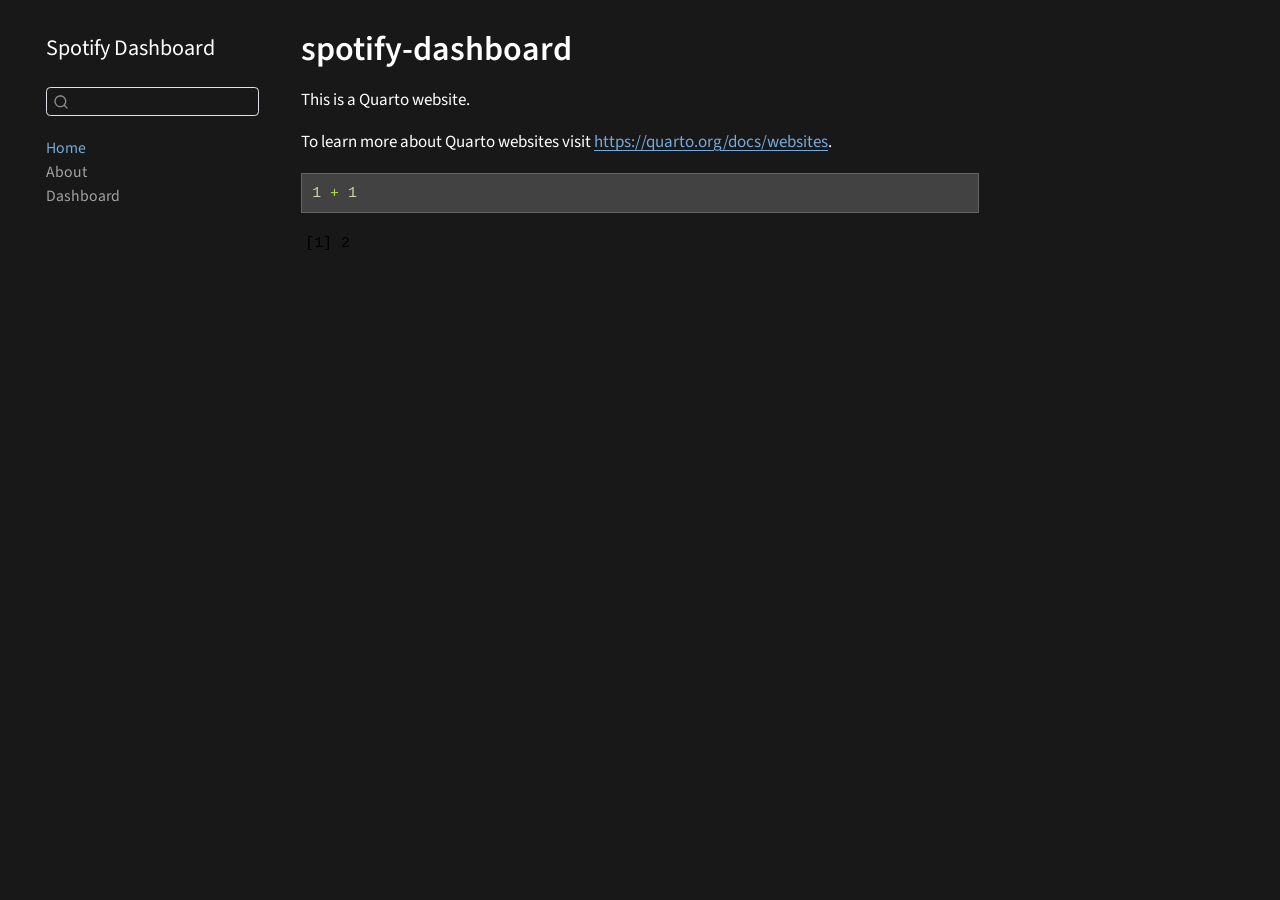
<file: index.html>
<!DOCTYPE html>
<html xmlns="http://www.w3.org/1999/xhtml" lang="en" xml:lang="en"><head>

<meta charset="utf-8">
<meta name="generator" content="quarto-1.10.19">

<meta name="viewport" content="width=device-width, initial-scale=1.0, user-scalable=yes">


<title>spotify-dashboard – Spotify Dashboard</title>
<style>
/* Default styles provided by pandoc.
** See https://pandoc.org/MANUAL.html#variables-for-html for config info.
*/
span.smallcaps{font-variant: small-caps;}
div.columns{display: flex; gap: 1.5em;}
div.column{flex: auto;}
@media screen {
div.columns{gap: min(4vw, 1.5em);}
div.column{overflow-x: auto;}
}
div.hanging-indent{margin-left: 1.5em; text-indent: -1.5em;}
ul.task-list{list-style: none;}
ul.task-list li input[type="checkbox"] {
  width: 0.8em;
  margin: 0 0.8em 0.2em -1em; /* quarto-specific, see https://github.com/quarto-dev/quarto-cli/issues/4556 */ 
  vertical-align: middle;
}
/* CSS for syntax highlighting */
html { -webkit-text-size-adjust: 100%; }
pre > code.sourceCode { white-space: pre; position: relative; }
pre > code.sourceCode > span { display: inline-block; line-height: 1.25; }
pre > code.sourceCode > span:empty { height: 1.2em; }
.sourceCode { overflow: visible; }
code.sourceCode > span { color: inherit; text-decoration: inherit; }
div.sourceCode { margin: 1em 0; }
pre.sourceCode { margin: 0; }
@media screen {
div.sourceCode { overflow: auto; }
}
@media print {
pre > code.sourceCode { white-space: pre-wrap; }
pre > code.sourceCode > span { text-indent: -5em; padding-left: 5em; }
}
pre.numberSource code
  { counter-reset: source-line 0; }
pre.numberSource code > span
  { position: relative; left: -4em; counter-increment: source-line; }
pre.numberSource code > span > a:first-child::before
  { content: counter(source-line);
    position: relative; left: -1em; text-align: right; vertical-align: baseline;
    border: none; display: inline-block;
    -webkit-touch-callout: none; -webkit-user-select: none;
    -khtml-user-select: none; -moz-user-select: none;
    -ms-user-select: none; user-select: none;
    padding: 0 4px; width: 4em;
  }
pre.numberSource { margin-left: 3em;  padding-left: 4px; }
div.sourceCode
  {   }
@media screen {
pre > code.sourceCode > span > a:first-child::before { text-decoration: underline; }
}
</style>


<script src="site_libs/quarto-nav/quarto-nav.js"></script>
<script src="site_libs/quarto-nav/headroom.min.js"></script>
<script src="site_libs/clipboard/clipboard.min.js"></script>
<script src="site_libs/quarto-search/autocomplete.umd.js"></script>
<script src="site_libs/quarto-search/fuse.min.js"></script>
<script src="site_libs/quarto-search/quarto-search.js"></script>
<meta name="quarto:offset" content="./">
<script src="site_libs/quarto-html/quarto.js" type="module"></script>
<script src="site_libs/quarto-html/tabsets/tabsets.js" type="module"></script>
<script src="site_libs/quarto-html/popper.min.js"></script>
<script src="site_libs/quarto-html/tippy.umd.min.js"></script>
<script src="site_libs/quarto-html/anchor.min.js"></script>
<link href="site_libs/quarto-html/tippy.css" rel="stylesheet">
<link href="site_libs/quarto-html/quarto-syntax-highlighting-dark-b626d73c4c936ccc3cb08be7d45d1df6.css" rel="stylesheet" id="quarto-text-highlighting-styles">
<script src="site_libs/bootstrap/bootstrap.min.js"></script>
<link href="site_libs/bootstrap/bootstrap-icons.css" rel="stylesheet">
<link href="site_libs/bootstrap/bootstrap-a4ea31b0da0a915e2522068fe1b9aea8.min.css" rel="stylesheet" append-hash="true" id="quarto-bootstrap" data-mode="dark">
<script id="quarto-search-options" type="application/json">{
  "location": "sidebar",
  "copy-button": false,
  "collapse-after": 3,
  "panel-placement": "start",
  "type": "textbox",
  "limit": 50,
  "keyboard-shortcut": [
    "f",
    "/",
    "s"
  ],
  "show-item-context": false,
  "language": {
    "search-no-results-text": "No results",
    "search-matching-documents-text": "matching documents",
    "search-copy-link-title": "Copy link to search",
    "search-hide-matches-text": "Hide additional matches",
    "search-more-match-text": "more match in this document",
    "search-more-matches-text": "more matches in this document",
    "search-clear-button-title": "Clear",
    "search-text-placeholder": "",
    "search-detached-cancel-button-title": "Cancel",
    "search-submit-button-title": "Submit",
    "search-label": "Search"
  }
}</script>


</head>

<body class="nav-sidebar floating quarto-light">

<div id="quarto-search-results"></div>
  <header id="quarto-header" class="headroom fixed-top">
  <nav class="quarto-secondary-nav">
    <div class="container-fluid d-flex">
      <button type="button" class="quarto-btn-toggle btn" data-bs-toggle="collapse" role="button" data-bs-target=".quarto-sidebar-collapse-item" aria-controls="quarto-sidebar" aria-expanded="false" aria-label="Toggle sidebar navigation" onclick="if (window.quartoToggleHeadroom) { window.quartoToggleHeadroom(); }">
        <i class="bi bi-layout-text-sidebar-reverse"></i>
      </button>
        <nav class="quarto-page-breadcrumbs" aria-label="breadcrumb"><ol class="breadcrumb"><li class="breadcrumb-item"><a href="./index.html">Home</a></li></ol></nav>
        <a class="flex-grow-1" role="navigation" data-bs-toggle="collapse" data-bs-target=".quarto-sidebar-collapse-item" aria-controls="quarto-sidebar" aria-expanded="false" aria-label="Toggle sidebar navigation" onclick="if (window.quartoToggleHeadroom) { window.quartoToggleHeadroom(); }">      
        </a>
      <button type="button" class="btn quarto-search-button" aria-label="Search" onclick="window.quartoOpenSearch();">
        <i class="bi bi-search"></i>
      </button>
    </div>
  </nav>
</header>
<!-- content -->
<div id="quarto-content" class="quarto-container page-columns page-rows-contents page-layout-article">
<!-- sidebar -->
  <nav id="quarto-sidebar" class="sidebar collapse collapse-horizontal quarto-sidebar-collapse-item sidebar-navigation floating overflow-auto">
    <div class="pt-lg-2 mt-2 text-left sidebar-header">
    <div class="sidebar-title mb-0 py-0">
      <a href="./">Spotify Dashboard</a> 
    </div>
      </div>
        <div class="mt-2 flex-shrink-0 align-items-center">
        <div class="sidebar-search">
        <div id="quarto-search" class="" title="Search"></div>
        </div>
        </div>
    <div class="sidebar-menu-container"> 
    <ul class="list-unstyled mt-1">
        <li class="sidebar-item">
  <div class="sidebar-item-container"> 
  <a href="./index.html" class="sidebar-item-text sidebar-link active">
 <span class="menu-text">Home</span></a>
  </div>
</li>
        <li class="sidebar-item">
  <div class="sidebar-item-container"> 
  <a href="./about.html" class="sidebar-item-text sidebar-link">
 <span class="menu-text">About</span></a>
  </div>
</li>
        <li class="sidebar-item">
  <div class="sidebar-item-container"> 
  <a href="./dashboard.html" class="sidebar-item-text sidebar-link">
 <span class="menu-text">Dashboard</span></a>
  </div>
</li>
    </ul>
    </div>
</nav>
<div id="quarto-sidebar-glass" class="quarto-sidebar-collapse-item" data-bs-toggle="collapse" data-bs-target=".quarto-sidebar-collapse-item"></div>
<!-- margin-sidebar -->
    <div id="quarto-margin-sidebar" class="sidebar margin-sidebar zindex-bottom">
        
    </div>
<!-- main -->
<main class="content" id="quarto-document-content">

<header id="title-block-header" class="quarto-title-block default">
<div class="quarto-title">
<h1 class="title">spotify-dashboard</h1>
</div>



<div class="quarto-title-meta">

    
  
    
  </div>
  


</header>


<p>This is a Quarto website.</p>
<p>To learn more about Quarto websites visit <a href="https://quarto.org/docs/websites" class="uri">https://quarto.org/docs/websites</a>.</p>
<div class="cell">
<div class="code-copy-outer-scaffold"><div class="sourceCode cell-code" id="cb1"><pre class="sourceCode r code-with-copy"><code class="sourceCode r"><span id="cb1-1"><a href="#cb1-1" aria-hidden="true" tabindex="-1"></a><span class="dv">1</span> <span class="sc">+</span> <span class="dv">1</span></span></code></pre></div><button title="Copy to Clipboard" class="code-copy-button"><i class="bi"></i></button></div>
<div class="cell-output cell-output-stdout">
<pre><code>[1] 2</code></pre>
</div>
</div>



</main> <!-- /main -->
<script id="quarto-html-after-body" type="application/javascript">
  window.document.addEventListener("DOMContentLoaded", function (event) {
    const icon = "";
    const anchorJS = new window.AnchorJS();
    anchorJS.options = {
      placement: 'right',
      icon: icon
    };
    anchorJS.add('.anchored');
    const isCodeAnnotation = (el) => {
      for (const clz of el.classList) {
        if (clz.startsWith('code-annotation-')) {                     
          return true;
        }
      }
      return false;
    }
    const onCopySuccess = function(e) {
      // button target
      const button = e.trigger;
      // don't keep focus
      button.blur();
      // flash "checked"
      button.classList.add('code-copy-button-checked');
      var currentTitle = button.getAttribute("title");
      button.setAttribute("title", "Copied!");
      let tooltip;
      if (window.bootstrap) {
        button.setAttribute("data-bs-toggle", "tooltip");
        button.setAttribute("data-bs-placement", "left");
        button.setAttribute("data-bs-title", "Copied!");
        tooltip = new bootstrap.Tooltip(button, 
          { trigger: "manual", 
            customClass: "code-copy-button-tooltip",
            offset: [0, -8]});
        tooltip.show();    
      }
      setTimeout(function() {
        if (tooltip) {
          tooltip.hide();
          button.removeAttribute("data-bs-title");
          button.removeAttribute("data-bs-toggle");
          button.removeAttribute("data-bs-placement");
        }
        button.setAttribute("title", currentTitle);
        button.classList.remove('code-copy-button-checked');
      }, 1000);
      // clear code selection
      e.clearSelection();
    }
    const getTextToCopy = function(trigger) {
      const outerScaffold = trigger.parentElement.cloneNode(true);
      const codeEl = outerScaffold.querySelector('code');
      for (const childEl of codeEl.children) {
        if (isCodeAnnotation(childEl)) {
          childEl.remove();
        }
      }
      return codeEl.innerText;
    }
    const clipboard = new window.ClipboardJS('.code-copy-button:not([data-in-quarto-modal])', {
      text: getTextToCopy
    });
    clipboard.on('success', onCopySuccess);
    if (window.document.getElementById('quarto-embedded-source-code-modal')) {
      const clipboardModal = new window.ClipboardJS('.code-copy-button[data-in-quarto-modal]', {
        text: getTextToCopy,
        container: window.document.getElementById('quarto-embedded-source-code-modal')
      });
      clipboardModal.on('success', onCopySuccess);
    }
      var localhostRegex = new RegExp(/^(?:http|https):\/\/localhost\:?[0-9]*\//);
      var mailtoRegex = new RegExp(/^mailto:/);
        var filterRegex = new RegExp("https:\/\/DanielBraddock\.github\.io\/spotify-dashboard\/");
      var isInternal = (href) => {
          return filterRegex.test(href) || localhostRegex.test(href) || mailtoRegex.test(href);
      }
      // Inspect non-navigation links and adorn them if external
     var links = window.document.querySelectorAll('a[href]:not(.nav-link):not(.navbar-brand):not(.toc-action):not(.sidebar-link):not(.sidebar-item-toggle):not(.pagination-link):not(.no-external):not([aria-hidden]):not(.dropdown-item):not(.quarto-navigation-tool):not(.about-link)');
      for (var i=0; i<links.length; i++) {
        const link = links[i];
        if (!isInternal(link.href)) {
          // undo the damage that might have been done by quarto-nav.js in the case of
          // links that we want to consider external
          if (link.dataset.originalHref !== undefined) {
            link.href = link.dataset.originalHref;
          }
        }
      }
    function tippyHover(el, contentFn, onTriggerFn, onUntriggerFn) {
      const config = {
        allowHTML: true,
        maxWidth: 500,
        delay: 100,
        arrow: false,
        appendTo: function(el) {
            return el.parentElement;
        },
        interactive: true,
        interactiveBorder: 10,
        theme: 'quarto',
        placement: 'bottom-start',
      };
      if (contentFn) {
        config.content = contentFn;
      }
      if (onTriggerFn) {
        config.onTrigger = onTriggerFn;
      }
      if (onUntriggerFn) {
        config.onUntrigger = onUntriggerFn;
      }
      window.tippy(el, config); 
    }
    const noterefs = window.document.querySelectorAll('a[role="doc-noteref"]');
    for (var i=0; i<noterefs.length; i++) {
      const ref = noterefs[i];
      tippyHover(ref, function() {
        // use id or data attribute instead here
        let href = ref.getAttribute('data-footnote-href') || ref.getAttribute('href');
        try { href = new URL(href).hash; } catch {}
        const id = href.replace(/^#\/?/, "");
        const note = window.document.getElementById(id);
        if (note) {
          return note.innerHTML;
        } else {
          return "";
        }
      });
    }
    const xrefs = window.document.querySelectorAll('a.quarto-xref');
    const processXRef = (id, note) => {
      // Strip column container classes
      const stripColumnClz = (el) => {
        el.classList.remove("page-full", "page-columns");
        if (el.children) {
          for (const child of el.children) {
            stripColumnClz(child);
          }
        }
      }
      stripColumnClz(note)
      if (id === null || id.startsWith('sec-')) {
        // Special case sections, only their first couple elements
        const container = document.createElement("div");
        if (note.children && note.children.length > 2) {
          container.appendChild(note.children[0].cloneNode(true));
          for (let i = 1; i < note.children.length; i++) {
            const child = note.children[i];
            if (child.tagName === "P" && child.innerText === "") {
              continue;
            } else {
              container.appendChild(child.cloneNode(true));
              break;
            }
          }
          if (window.Quarto?.typesetMath) {
            window.Quarto.typesetMath(container);
          }
          return container.innerHTML
        } else {
          if (window.Quarto?.typesetMath) {
            window.Quarto.typesetMath(note);
          }
          return note.innerHTML;
        }
      } else {
        // Remove any anchor links if they are present
        const anchorLink = note.querySelector('a.anchorjs-link');
        if (anchorLink) {
          anchorLink.remove();
        }
        if (window.Quarto?.typesetMath) {
          window.Quarto.typesetMath(note);
        }
        if (note.classList.contains("callout")) {
          return note.outerHTML;
        } else {
          return note.innerHTML;
        }
      }
    }
    for (var i=0; i<xrefs.length; i++) {
      const xref = xrefs[i];
      tippyHover(xref, undefined, function(instance) {
        instance.disable();
        let url = xref.getAttribute('href');
        let hash = undefined; 
        if (url.startsWith('#')) {
          hash = url;
        } else {
          try { hash = new URL(url).hash; } catch {}
        }
        if (hash) {
          const id = hash.replace(/^#\/?/, "");
          const note = window.document.getElementById(id);
          if (note !== null) {
            try {
              const html = processXRef(id, note.cloneNode(true));
              instance.setContent(html);
            } finally {
              instance.enable();
              instance.show();
            }
          } else {
            // See if we can fetch this
            fetch(url.split('#')[0])
            .then(res => res.text())
            .then(html => {
              const parser = new DOMParser();
              const htmlDoc = parser.parseFromString(html, "text/html");
              const note = htmlDoc.getElementById(id);
              if (note !== null) {
                const html = processXRef(id, note);
                instance.setContent(html);
              } 
            }).finally(() => {
              instance.enable();
              instance.show();
            });
          }
        } else {
          // See if we can fetch a full url (with no hash to target)
          // This is a special case and we should probably do some content thinning / targeting
          fetch(url)
          .then(res => res.text())
          .then(html => {
            const parser = new DOMParser();
            const htmlDoc = parser.parseFromString(html, "text/html");
            const note = htmlDoc.querySelector('main.content');
            if (note !== null) {
              // This should only happen for chapter cross references
              // (since there is no id in the URL)
              // remove the first header
              if (note.children.length > 0 && note.children[0].tagName === "HEADER") {
                note.children[0].remove();
              }
              const html = processXRef(null, note);
              instance.setContent(html);
            } 
          }).finally(() => {
            instance.enable();
            instance.show();
          });
        }
      }, function(instance) {
      });
    }
        let selectedAnnoteEl;
        const selectorForAnnotation = ( cell, annotation) => {
          let cellAttr = 'data-code-cell="' + cell + '"';
          let lineAttr = 'data-code-annotation="' +  annotation + '"';
          const selector = 'span[' + cellAttr + '][' + lineAttr + ']';
          return selector;
        }
        const selectCodeLines = (annoteEl) => {
          const doc = window.document;
          const targetCell = annoteEl.getAttribute("data-target-cell");
          const targetAnnotation = annoteEl.getAttribute("data-target-annotation");
          const annoteSpan = window.document.querySelector(selectorForAnnotation(targetCell, targetAnnotation));
          const lines = annoteSpan.getAttribute("data-code-lines").split(",");
          const lineIds = lines.map((line) => {
            return targetCell + "-" + line;
          })
          let top = null;
          let height = null;
          let parent = null;
          if (lineIds.length > 0) {
              //compute the position of the single el (top and bottom and make a div)
              const el = window.document.getElementById(lineIds[0]);
              top = el.offsetTop;
              height = el.offsetHeight;
              parent = el.parentElement.parentElement;
            if (lineIds.length > 1) {
              const lastEl = window.document.getElementById(lineIds[lineIds.length - 1]);
              const bottom = lastEl.offsetTop + lastEl.offsetHeight;
              height = bottom - top;
            }
            if (top !== null && height !== null && parent !== null) {
              // cook up a div (if necessary) and position it 
              let div = window.document.getElementById("code-annotation-line-highlight");
              if (div === null) {
                div = window.document.createElement("div");
                div.setAttribute("id", "code-annotation-line-highlight");
                div.style.position = 'absolute';
                parent.appendChild(div);
              }
              div.style.top = top - 2 + "px";
              div.style.height = height + 4 + "px";
              div.style.left = 0;
              let gutterDiv = window.document.getElementById("code-annotation-line-highlight-gutter");
              if (gutterDiv === null) {
                gutterDiv = window.document.createElement("div");
                gutterDiv.setAttribute("id", "code-annotation-line-highlight-gutter");
                gutterDiv.style.position = 'absolute';
                const codeCell = window.document.getElementById(targetCell);
                const gutter = codeCell.querySelector('.code-annotation-gutter');
                gutter.appendChild(gutterDiv);
              }
              gutterDiv.style.top = top - 2 + "px";
              gutterDiv.style.height = height + 4 + "px";
            }
            selectedAnnoteEl = annoteEl;
          }
        };
        const unselectCodeLines = () => {
          const elementsIds = ["code-annotation-line-highlight", "code-annotation-line-highlight-gutter"];
          elementsIds.forEach((elId) => {
            const div = window.document.getElementById(elId);
            if (div) {
              div.remove();
            }
          });
          selectedAnnoteEl = undefined;
        };
          // Handle positioning of the toggle
      window.addEventListener(
        "resize",
        throttle(() => {
          elRect = undefined;
          if (selectedAnnoteEl) {
            selectCodeLines(selectedAnnoteEl);
          }
        }, 10)
      );
      function throttle(fn, ms) {
      let throttle = false;
      let timer;
        return (...args) => {
          if(!throttle) { // first call gets through
              fn.apply(this, args);
              throttle = true;
          } else { // all the others get throttled
              if(timer) clearTimeout(timer); // cancel #2
              timer = setTimeout(() => {
                fn.apply(this, args);
                timer = throttle = false;
              }, ms);
          }
        };
      }
        // Attach click handler to the DT
        const annoteDls = window.document.querySelectorAll('dt[data-target-cell]');
        for (const annoteDlNode of annoteDls) {
          annoteDlNode.addEventListener('click', (event) => {
            const clickedEl = event.target;
            if (clickedEl !== selectedAnnoteEl) {
              unselectCodeLines();
              const activeEl = window.document.querySelector('dt[data-target-cell].code-annotation-active');
              if (activeEl) {
                activeEl.classList.remove('code-annotation-active');
              }
              selectCodeLines(clickedEl);
              clickedEl.classList.add('code-annotation-active');
            } else {
              // Unselect the line
              unselectCodeLines();
              clickedEl.classList.remove('code-annotation-active');
            }
          });
        }
    const findCites = (el) => {
      const parentEl = el.parentElement;
      if (parentEl) {
        const cites = parentEl.dataset.cites;
        if (cites) {
          return {
            el,
            cites: cites.split(' ')
          };
        } else {
          return findCites(el.parentElement)
        }
      } else {
        return undefined;
      }
    };
    var bibliorefs = window.document.querySelectorAll('a[role="doc-biblioref"]');
    for (var i=0; i<bibliorefs.length; i++) {
      const ref = bibliorefs[i];
      const citeInfo = findCites(ref);
      if (citeInfo) {
        tippyHover(citeInfo.el, function() {
          var popup = window.document.createElement('div');
          citeInfo.cites.forEach(function(cite) {
            var citeDiv = window.document.createElement('div');
            citeDiv.classList.add('hanging-indent');
            citeDiv.classList.add('csl-entry');
            var biblioDiv = window.document.getElementById('ref-' + cite);
            if (biblioDiv) {
              citeDiv.innerHTML = biblioDiv.innerHTML;
            }
            popup.appendChild(citeDiv);
          });
          return popup.innerHTML;
        });
      }
    }
  });
  </script>
</div> <!-- /content -->




</body></html>
</file>
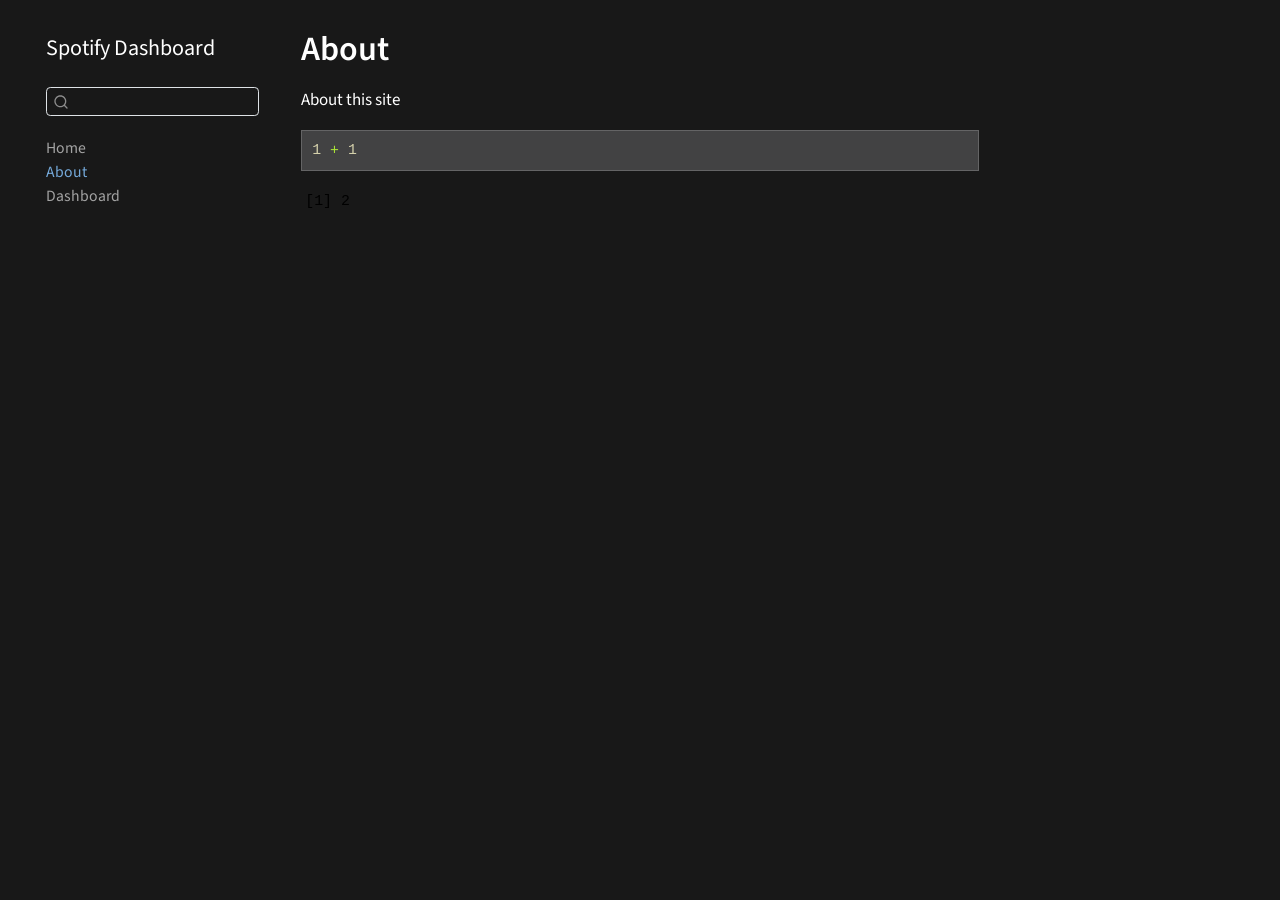
<file: about.html>
<!DOCTYPE html>
<html xmlns="http://www.w3.org/1999/xhtml" lang="en" xml:lang="en"><head>

<meta charset="utf-8">
<meta name="generator" content="quarto-1.10.19">

<meta name="viewport" content="width=device-width, initial-scale=1.0, user-scalable=yes">


<title>About – Spotify Dashboard</title>
<style>
/* Default styles provided by pandoc.
** See https://pandoc.org/MANUAL.html#variables-for-html for config info.
*/
span.smallcaps{font-variant: small-caps;}
div.columns{display: flex; gap: 1.5em;}
div.column{flex: auto;}
@media screen {
div.columns{gap: min(4vw, 1.5em);}
div.column{overflow-x: auto;}
}
div.hanging-indent{margin-left: 1.5em; text-indent: -1.5em;}
ul.task-list{list-style: none;}
ul.task-list li input[type="checkbox"] {
  width: 0.8em;
  margin: 0 0.8em 0.2em -1em; /* quarto-specific, see https://github.com/quarto-dev/quarto-cli/issues/4556 */ 
  vertical-align: middle;
}
/* CSS for syntax highlighting */
html { -webkit-text-size-adjust: 100%; }
pre > code.sourceCode { white-space: pre; position: relative; }
pre > code.sourceCode > span { display: inline-block; line-height: 1.25; }
pre > code.sourceCode > span:empty { height: 1.2em; }
.sourceCode { overflow: visible; }
code.sourceCode > span { color: inherit; text-decoration: inherit; }
div.sourceCode { margin: 1em 0; }
pre.sourceCode { margin: 0; }
@media screen {
div.sourceCode { overflow: auto; }
}
@media print {
pre > code.sourceCode { white-space: pre-wrap; }
pre > code.sourceCode > span { text-indent: -5em; padding-left: 5em; }
}
pre.numberSource code
  { counter-reset: source-line 0; }
pre.numberSource code > span
  { position: relative; left: -4em; counter-increment: source-line; }
pre.numberSource code > span > a:first-child::before
  { content: counter(source-line);
    position: relative; left: -1em; text-align: right; vertical-align: baseline;
    border: none; display: inline-block;
    -webkit-touch-callout: none; -webkit-user-select: none;
    -khtml-user-select: none; -moz-user-select: none;
    -ms-user-select: none; user-select: none;
    padding: 0 4px; width: 4em;
  }
pre.numberSource { margin-left: 3em;  padding-left: 4px; }
div.sourceCode
  {   }
@media screen {
pre > code.sourceCode > span > a:first-child::before { text-decoration: underline; }
}
</style>


<script src="site_libs/quarto-nav/quarto-nav.js"></script>
<script src="site_libs/quarto-nav/headroom.min.js"></script>
<script src="site_libs/clipboard/clipboard.min.js"></script>
<script src="site_libs/quarto-search/autocomplete.umd.js"></script>
<script src="site_libs/quarto-search/fuse.min.js"></script>
<script src="site_libs/quarto-search/quarto-search.js"></script>
<meta name="quarto:offset" content="./">
<script src="site_libs/quarto-html/quarto.js" type="module"></script>
<script src="site_libs/quarto-html/tabsets/tabsets.js" type="module"></script>
<script src="site_libs/quarto-html/popper.min.js"></script>
<script src="site_libs/quarto-html/tippy.umd.min.js"></script>
<script src="site_libs/quarto-html/anchor.min.js"></script>
<link href="site_libs/quarto-html/tippy.css" rel="stylesheet">
<link href="site_libs/quarto-html/quarto-syntax-highlighting-dark-b626d73c4c936ccc3cb08be7d45d1df6.css" rel="stylesheet" id="quarto-text-highlighting-styles">
<script src="site_libs/bootstrap/bootstrap.min.js"></script>
<link href="site_libs/bootstrap/bootstrap-icons.css" rel="stylesheet">
<link href="site_libs/bootstrap/bootstrap-a4ea31b0da0a915e2522068fe1b9aea8.min.css" rel="stylesheet" append-hash="true" id="quarto-bootstrap" data-mode="dark">
<script id="quarto-search-options" type="application/json">{
  "location": "sidebar",
  "copy-button": false,
  "collapse-after": 3,
  "panel-placement": "start",
  "type": "textbox",
  "limit": 50,
  "keyboard-shortcut": [
    "f",
    "/",
    "s"
  ],
  "show-item-context": false,
  "language": {
    "search-no-results-text": "No results",
    "search-matching-documents-text": "matching documents",
    "search-copy-link-title": "Copy link to search",
    "search-hide-matches-text": "Hide additional matches",
    "search-more-match-text": "more match in this document",
    "search-more-matches-text": "more matches in this document",
    "search-clear-button-title": "Clear",
    "search-text-placeholder": "",
    "search-detached-cancel-button-title": "Cancel",
    "search-submit-button-title": "Submit",
    "search-label": "Search"
  }
}</script>


</head>

<body class="nav-sidebar floating quarto-light">

<div id="quarto-search-results"></div>
  <header id="quarto-header" class="headroom fixed-top">
  <nav class="quarto-secondary-nav">
    <div class="container-fluid d-flex">
      <button type="button" class="quarto-btn-toggle btn" data-bs-toggle="collapse" role="button" data-bs-target=".quarto-sidebar-collapse-item" aria-controls="quarto-sidebar" aria-expanded="false" aria-label="Toggle sidebar navigation" onclick="if (window.quartoToggleHeadroom) { window.quartoToggleHeadroom(); }">
        <i class="bi bi-layout-text-sidebar-reverse"></i>
      </button>
        <nav class="quarto-page-breadcrumbs" aria-label="breadcrumb"><ol class="breadcrumb"><li class="breadcrumb-item"><a href="./about.html">About</a></li></ol></nav>
        <a class="flex-grow-1" role="navigation" data-bs-toggle="collapse" data-bs-target=".quarto-sidebar-collapse-item" aria-controls="quarto-sidebar" aria-expanded="false" aria-label="Toggle sidebar navigation" onclick="if (window.quartoToggleHeadroom) { window.quartoToggleHeadroom(); }">      
        </a>
      <button type="button" class="btn quarto-search-button" aria-label="Search" onclick="window.quartoOpenSearch();">
        <i class="bi bi-search"></i>
      </button>
    </div>
  </nav>
</header>
<!-- content -->
<div id="quarto-content" class="quarto-container page-columns page-rows-contents page-layout-article">
<!-- sidebar -->
  <nav id="quarto-sidebar" class="sidebar collapse collapse-horizontal quarto-sidebar-collapse-item sidebar-navigation floating overflow-auto">
    <div class="pt-lg-2 mt-2 text-left sidebar-header">
    <div class="sidebar-title mb-0 py-0">
      <a href="./">Spotify Dashboard</a> 
    </div>
      </div>
        <div class="mt-2 flex-shrink-0 align-items-center">
        <div class="sidebar-search">
        <div id="quarto-search" class="" title="Search"></div>
        </div>
        </div>
    <div class="sidebar-menu-container"> 
    <ul class="list-unstyled mt-1">
        <li class="sidebar-item">
  <div class="sidebar-item-container"> 
  <a href="./index.html" class="sidebar-item-text sidebar-link">
 <span class="menu-text">Home</span></a>
  </div>
</li>
        <li class="sidebar-item">
  <div class="sidebar-item-container"> 
  <a href="./about.html" class="sidebar-item-text sidebar-link active">
 <span class="menu-text">About</span></a>
  </div>
</li>
        <li class="sidebar-item">
  <div class="sidebar-item-container"> 
  <a href="./dashboard.html" class="sidebar-item-text sidebar-link">
 <span class="menu-text">Dashboard</span></a>
  </div>
</li>
    </ul>
    </div>
</nav>
<div id="quarto-sidebar-glass" class="quarto-sidebar-collapse-item" data-bs-toggle="collapse" data-bs-target=".quarto-sidebar-collapse-item"></div>
<!-- margin-sidebar -->
    <div id="quarto-margin-sidebar" class="sidebar margin-sidebar zindex-bottom">
        
    </div>
<!-- main -->
<main class="content" id="quarto-document-content">

<header id="title-block-header" class="quarto-title-block default">
<div class="quarto-title">
<h1 class="title">About</h1>
</div>



<div class="quarto-title-meta">

    
  
    
  </div>
  


</header>


<p>About this site</p>
<div class="cell">
<div class="code-copy-outer-scaffold"><div class="sourceCode cell-code" id="cb1"><pre class="sourceCode r code-with-copy"><code class="sourceCode r"><span id="cb1-1"><a href="#cb1-1" aria-hidden="true" tabindex="-1"></a><span class="dv">1</span> <span class="sc">+</span> <span class="dv">1</span></span></code></pre></div><button title="Copy to Clipboard" class="code-copy-button"><i class="bi"></i></button></div>
<div class="cell-output cell-output-stdout">
<pre><code>[1] 2</code></pre>
</div>
</div>



</main> <!-- /main -->
<script id="quarto-html-after-body" type="application/javascript">
  window.document.addEventListener("DOMContentLoaded", function (event) {
    const icon = "";
    const anchorJS = new window.AnchorJS();
    anchorJS.options = {
      placement: 'right',
      icon: icon
    };
    anchorJS.add('.anchored');
    const isCodeAnnotation = (el) => {
      for (const clz of el.classList) {
        if (clz.startsWith('code-annotation-')) {                     
          return true;
        }
      }
      return false;
    }
    const onCopySuccess = function(e) {
      // button target
      const button = e.trigger;
      // don't keep focus
      button.blur();
      // flash "checked"
      button.classList.add('code-copy-button-checked');
      var currentTitle = button.getAttribute("title");
      button.setAttribute("title", "Copied!");
      let tooltip;
      if (window.bootstrap) {
        button.setAttribute("data-bs-toggle", "tooltip");
        button.setAttribute("data-bs-placement", "left");
        button.setAttribute("data-bs-title", "Copied!");
        tooltip = new bootstrap.Tooltip(button, 
          { trigger: "manual", 
            customClass: "code-copy-button-tooltip",
            offset: [0, -8]});
        tooltip.show();    
      }
      setTimeout(function() {
        if (tooltip) {
          tooltip.hide();
          button.removeAttribute("data-bs-title");
          button.removeAttribute("data-bs-toggle");
          button.removeAttribute("data-bs-placement");
        }
        button.setAttribute("title", currentTitle);
        button.classList.remove('code-copy-button-checked');
      }, 1000);
      // clear code selection
      e.clearSelection();
    }
    const getTextToCopy = function(trigger) {
      const outerScaffold = trigger.parentElement.cloneNode(true);
      const codeEl = outerScaffold.querySelector('code');
      for (const childEl of codeEl.children) {
        if (isCodeAnnotation(childEl)) {
          childEl.remove();
        }
      }
      return codeEl.innerText;
    }
    const clipboard = new window.ClipboardJS('.code-copy-button:not([data-in-quarto-modal])', {
      text: getTextToCopy
    });
    clipboard.on('success', onCopySuccess);
    if (window.document.getElementById('quarto-embedded-source-code-modal')) {
      const clipboardModal = new window.ClipboardJS('.code-copy-button[data-in-quarto-modal]', {
        text: getTextToCopy,
        container: window.document.getElementById('quarto-embedded-source-code-modal')
      });
      clipboardModal.on('success', onCopySuccess);
    }
      var localhostRegex = new RegExp(/^(?:http|https):\/\/localhost\:?[0-9]*\//);
      var mailtoRegex = new RegExp(/^mailto:/);
        var filterRegex = new RegExp("https:\/\/DanielBraddock\.github\.io\/spotify-dashboard\/");
      var isInternal = (href) => {
          return filterRegex.test(href) || localhostRegex.test(href) || mailtoRegex.test(href);
      }
      // Inspect non-navigation links and adorn them if external
     var links = window.document.querySelectorAll('a[href]:not(.nav-link):not(.navbar-brand):not(.toc-action):not(.sidebar-link):not(.sidebar-item-toggle):not(.pagination-link):not(.no-external):not([aria-hidden]):not(.dropdown-item):not(.quarto-navigation-tool):not(.about-link)');
      for (var i=0; i<links.length; i++) {
        const link = links[i];
        if (!isInternal(link.href)) {
          // undo the damage that might have been done by quarto-nav.js in the case of
          // links that we want to consider external
          if (link.dataset.originalHref !== undefined) {
            link.href = link.dataset.originalHref;
          }
        }
      }
    function tippyHover(el, contentFn, onTriggerFn, onUntriggerFn) {
      const config = {
        allowHTML: true,
        maxWidth: 500,
        delay: 100,
        arrow: false,
        appendTo: function(el) {
            return el.parentElement;
        },
        interactive: true,
        interactiveBorder: 10,
        theme: 'quarto',
        placement: 'bottom-start',
      };
      if (contentFn) {
        config.content = contentFn;
      }
      if (onTriggerFn) {
        config.onTrigger = onTriggerFn;
      }
      if (onUntriggerFn) {
        config.onUntrigger = onUntriggerFn;
      }
      window.tippy(el, config); 
    }
    const noterefs = window.document.querySelectorAll('a[role="doc-noteref"]');
    for (var i=0; i<noterefs.length; i++) {
      const ref = noterefs[i];
      tippyHover(ref, function() {
        // use id or data attribute instead here
        let href = ref.getAttribute('data-footnote-href') || ref.getAttribute('href');
        try { href = new URL(href).hash; } catch {}
        const id = href.replace(/^#\/?/, "");
        const note = window.document.getElementById(id);
        if (note) {
          return note.innerHTML;
        } else {
          return "";
        }
      });
    }
    const xrefs = window.document.querySelectorAll('a.quarto-xref');
    const processXRef = (id, note) => {
      // Strip column container classes
      const stripColumnClz = (el) => {
        el.classList.remove("page-full", "page-columns");
        if (el.children) {
          for (const child of el.children) {
            stripColumnClz(child);
          }
        }
      }
      stripColumnClz(note)
      if (id === null || id.startsWith('sec-')) {
        // Special case sections, only their first couple elements
        const container = document.createElement("div");
        if (note.children && note.children.length > 2) {
          container.appendChild(note.children[0].cloneNode(true));
          for (let i = 1; i < note.children.length; i++) {
            const child = note.children[i];
            if (child.tagName === "P" && child.innerText === "") {
              continue;
            } else {
              container.appendChild(child.cloneNode(true));
              break;
            }
          }
          if (window.Quarto?.typesetMath) {
            window.Quarto.typesetMath(container);
          }
          return container.innerHTML
        } else {
          if (window.Quarto?.typesetMath) {
            window.Quarto.typesetMath(note);
          }
          return note.innerHTML;
        }
      } else {
        // Remove any anchor links if they are present
        const anchorLink = note.querySelector('a.anchorjs-link');
        if (anchorLink) {
          anchorLink.remove();
        }
        if (window.Quarto?.typesetMath) {
          window.Quarto.typesetMath(note);
        }
        if (note.classList.contains("callout")) {
          return note.outerHTML;
        } else {
          return note.innerHTML;
        }
      }
    }
    for (var i=0; i<xrefs.length; i++) {
      const xref = xrefs[i];
      tippyHover(xref, undefined, function(instance) {
        instance.disable();
        let url = xref.getAttribute('href');
        let hash = undefined; 
        if (url.startsWith('#')) {
          hash = url;
        } else {
          try { hash = new URL(url).hash; } catch {}
        }
        if (hash) {
          const id = hash.replace(/^#\/?/, "");
          const note = window.document.getElementById(id);
          if (note !== null) {
            try {
              const html = processXRef(id, note.cloneNode(true));
              instance.setContent(html);
            } finally {
              instance.enable();
              instance.show();
            }
          } else {
            // See if we can fetch this
            fetch(url.split('#')[0])
            .then(res => res.text())
            .then(html => {
              const parser = new DOMParser();
              const htmlDoc = parser.parseFromString(html, "text/html");
              const note = htmlDoc.getElementById(id);
              if (note !== null) {
                const html = processXRef(id, note);
                instance.setContent(html);
              } 
            }).finally(() => {
              instance.enable();
              instance.show();
            });
          }
        } else {
          // See if we can fetch a full url (with no hash to target)
          // This is a special case and we should probably do some content thinning / targeting
          fetch(url)
          .then(res => res.text())
          .then(html => {
            const parser = new DOMParser();
            const htmlDoc = parser.parseFromString(html, "text/html");
            const note = htmlDoc.querySelector('main.content');
            if (note !== null) {
              // This should only happen for chapter cross references
              // (since there is no id in the URL)
              // remove the first header
              if (note.children.length > 0 && note.children[0].tagName === "HEADER") {
                note.children[0].remove();
              }
              const html = processXRef(null, note);
              instance.setContent(html);
            } 
          }).finally(() => {
            instance.enable();
            instance.show();
          });
        }
      }, function(instance) {
      });
    }
        let selectedAnnoteEl;
        const selectorForAnnotation = ( cell, annotation) => {
          let cellAttr = 'data-code-cell="' + cell + '"';
          let lineAttr = 'data-code-annotation="' +  annotation + '"';
          const selector = 'span[' + cellAttr + '][' + lineAttr + ']';
          return selector;
        }
        const selectCodeLines = (annoteEl) => {
          const doc = window.document;
          const targetCell = annoteEl.getAttribute("data-target-cell");
          const targetAnnotation = annoteEl.getAttribute("data-target-annotation");
          const annoteSpan = window.document.querySelector(selectorForAnnotation(targetCell, targetAnnotation));
          const lines = annoteSpan.getAttribute("data-code-lines").split(",");
          const lineIds = lines.map((line) => {
            return targetCell + "-" + line;
          })
          let top = null;
          let height = null;
          let parent = null;
          if (lineIds.length > 0) {
              //compute the position of the single el (top and bottom and make a div)
              const el = window.document.getElementById(lineIds[0]);
              top = el.offsetTop;
              height = el.offsetHeight;
              parent = el.parentElement.parentElement;
            if (lineIds.length > 1) {
              const lastEl = window.document.getElementById(lineIds[lineIds.length - 1]);
              const bottom = lastEl.offsetTop + lastEl.offsetHeight;
              height = bottom - top;
            }
            if (top !== null && height !== null && parent !== null) {
              // cook up a div (if necessary) and position it 
              let div = window.document.getElementById("code-annotation-line-highlight");
              if (div === null) {
                div = window.document.createElement("div");
                div.setAttribute("id", "code-annotation-line-highlight");
                div.style.position = 'absolute';
                parent.appendChild(div);
              }
              div.style.top = top - 2 + "px";
              div.style.height = height + 4 + "px";
              div.style.left = 0;
              let gutterDiv = window.document.getElementById("code-annotation-line-highlight-gutter");
              if (gutterDiv === null) {
                gutterDiv = window.document.createElement("div");
                gutterDiv.setAttribute("id", "code-annotation-line-highlight-gutter");
                gutterDiv.style.position = 'absolute';
                const codeCell = window.document.getElementById(targetCell);
                const gutter = codeCell.querySelector('.code-annotation-gutter');
                gutter.appendChild(gutterDiv);
              }
              gutterDiv.style.top = top - 2 + "px";
              gutterDiv.style.height = height + 4 + "px";
            }
            selectedAnnoteEl = annoteEl;
          }
        };
        const unselectCodeLines = () => {
          const elementsIds = ["code-annotation-line-highlight", "code-annotation-line-highlight-gutter"];
          elementsIds.forEach((elId) => {
            const div = window.document.getElementById(elId);
            if (div) {
              div.remove();
            }
          });
          selectedAnnoteEl = undefined;
        };
          // Handle positioning of the toggle
      window.addEventListener(
        "resize",
        throttle(() => {
          elRect = undefined;
          if (selectedAnnoteEl) {
            selectCodeLines(selectedAnnoteEl);
          }
        }, 10)
      );
      function throttle(fn, ms) {
      let throttle = false;
      let timer;
        return (...args) => {
          if(!throttle) { // first call gets through
              fn.apply(this, args);
              throttle = true;
          } else { // all the others get throttled
              if(timer) clearTimeout(timer); // cancel #2
              timer = setTimeout(() => {
                fn.apply(this, args);
                timer = throttle = false;
              }, ms);
          }
        };
      }
        // Attach click handler to the DT
        const annoteDls = window.document.querySelectorAll('dt[data-target-cell]');
        for (const annoteDlNode of annoteDls) {
          annoteDlNode.addEventListener('click', (event) => {
            const clickedEl = event.target;
            if (clickedEl !== selectedAnnoteEl) {
              unselectCodeLines();
              const activeEl = window.document.querySelector('dt[data-target-cell].code-annotation-active');
              if (activeEl) {
                activeEl.classList.remove('code-annotation-active');
              }
              selectCodeLines(clickedEl);
              clickedEl.classList.add('code-annotation-active');
            } else {
              // Unselect the line
              unselectCodeLines();
              clickedEl.classList.remove('code-annotation-active');
            }
          });
        }
    const findCites = (el) => {
      const parentEl = el.parentElement;
      if (parentEl) {
        const cites = parentEl.dataset.cites;
        if (cites) {
          return {
            el,
            cites: cites.split(' ')
          };
        } else {
          return findCites(el.parentElement)
        }
      } else {
        return undefined;
      }
    };
    var bibliorefs = window.document.querySelectorAll('a[role="doc-biblioref"]');
    for (var i=0; i<bibliorefs.length; i++) {
      const ref = bibliorefs[i];
      const citeInfo = findCites(ref);
      if (citeInfo) {
        tippyHover(citeInfo.el, function() {
          var popup = window.document.createElement('div');
          citeInfo.cites.forEach(function(cite) {
            var citeDiv = window.document.createElement('div');
            citeDiv.classList.add('hanging-indent');
            citeDiv.classList.add('csl-entry');
            var biblioDiv = window.document.getElementById('ref-' + cite);
            if (biblioDiv) {
              citeDiv.innerHTML = biblioDiv.innerHTML;
            }
            popup.appendChild(citeDiv);
          });
          return popup.innerHTML;
        });
      }
    }
  });
  </script>
</div> <!-- /content -->




</body></html>
</file>
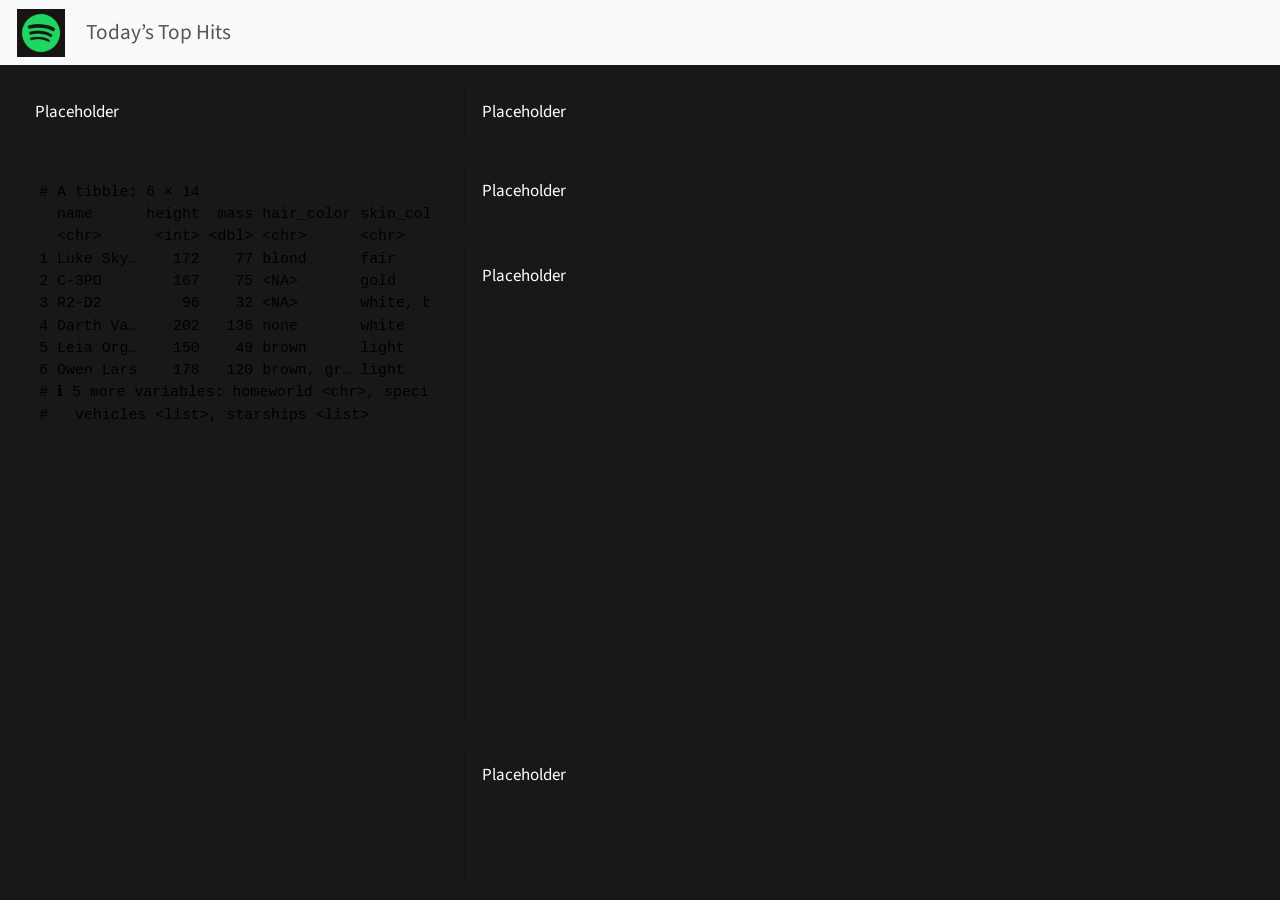
<file: dashboard.html>
<!DOCTYPE html>
<html xmlns="http://www.w3.org/1999/xhtml" lang="en" xml:lang="en"><head>

<meta charset="utf-8">
<meta name="generator" content="quarto-1.10.19">

<meta name="viewport" content="width=device-width, initial-scale=1.0, user-scalable=yes">


<title>Today’s Top Hits – Spotify Dashboard</title>
<style>
/* Default styles provided by pandoc.
** See https://pandoc.org/MANUAL.html#variables-for-html for config info.
*/
span.smallcaps{font-variant: small-caps;}
div.columns{display: flex; gap: 1.5em;}
div.column{flex: auto;}
@media screen {
div.columns{gap: min(4vw, 1.5em);}
div.column{overflow-x: auto;}
}
div.hanging-indent{margin-left: 1.5em; text-indent: -1.5em;}
ul.task-list{list-style: none;}
ul.task-list li input[type="checkbox"] {
  width: 0.8em;
  margin: 0 0.8em 0.2em -1em; /* quarto-specific, see https://github.com/quarto-dev/quarto-cli/issues/4556 */ 
  vertical-align: middle;
}
</style>


<script src="site_libs/quarto-nav/quarto-nav.js"></script>
<script src="site_libs/quarto-nav/headroom.min.js"></script>
<script src="site_libs/clipboard/clipboard.min.js"></script>
<script src="site_libs/quarto-search/autocomplete.umd.js"></script>
<script src="site_libs/quarto-search/fuse.min.js"></script>
<script src="site_libs/quarto-search/quarto-search.js"></script>
<meta name="quarto:offset" content="./">
<script src="site_libs/quarto-html/quarto.js" type="module"></script>
<script src="site_libs/quarto-html/tabsets/tabsets.js" type="module"></script>
<script src="site_libs/quarto-html/popper.min.js"></script>
<script src="site_libs/quarto-html/tippy.umd.min.js"></script>
<script src="site_libs/quarto-html/anchor.min.js"></script>
<link href="site_libs/quarto-html/tippy.css" rel="stylesheet">
<link href="site_libs/quarto-html/quarto-syntax-highlighting-bf27225e3a48a9273f3daa8f8e829971.css" rel="stylesheet" class="quarto-color-scheme" id="quarto-text-highlighting-styles">
<link href="site_libs/quarto-html/quarto-syntax-highlighting-dark-b626d73c4c936ccc3cb08be7d45d1df6.css" rel="stylesheet" class="quarto-color-scheme quarto-color-alternate" id="quarto-text-highlighting-styles">
<link href="site_libs/quarto-html/quarto-syntax-highlighting-bf27225e3a48a9273f3daa8f8e829971.css" rel="stylesheet" class="quarto-color-scheme-extra" id="quarto-text-highlighting-styles">
<script src="site_libs/bootstrap/bootstrap.min.js"></script>
<link href="site_libs/bootstrap/bootstrap-icons.css" rel="stylesheet">
<link href="site_libs/bootstrap/bootstrap-a4ea31b0da0a915e2522068fe1b9aea8.min.css" rel="stylesheet" append-hash="true" class="quarto-color-scheme" id="quarto-bootstrap" data-mode="dark">
<link href="site_libs/bootstrap/bootstrap-dark-a4ea31b0da0a915e2522068fe1b9aea8.min.css" rel="stylesheet" append-hash="true" class="quarto-color-scheme quarto-color-alternate" id="quarto-bootstrap" data-mode="dark">
<link href="site_libs/bootstrap/bootstrap-a4ea31b0da0a915e2522068fe1b9aea8.min.css" rel="stylesheet" append-hash="true" class="quarto-color-scheme-extra" id="quarto-bootstrap" data-mode="dark">
<script src="site_libs/quarto-dashboard/quarto-dashboard.js"></script>
<script src="site_libs/quarto-dashboard/stickythead.js"></script>



<script src="site_libs/quarto-dashboard/web-components.js" type="module"></script>
<script src="site_libs/quarto-dashboard/components.js"></script>

<script id="quarto-search-options" type="application/json">{
  "location": "sidebar",
  "copy-button": false,
  "collapse-after": 3,
  "panel-placement": "start",
  "type": "textbox",
  "limit": 50,
  "keyboard-shortcut": [
    "f",
    "/",
    "s"
  ],
  "show-item-context": false,
  "language": {
    "search-no-results-text": "No results",
    "search-matching-documents-text": "matching documents",
    "search-copy-link-title": "Copy link to search",
    "search-hide-matches-text": "Hide additional matches",
    "search-more-match-text": "more match in this document",
    "search-more-matches-text": "more matches in this document",
    "search-clear-button-title": "Clear",
    "search-text-placeholder": "",
    "search-detached-cancel-button-title": "Cancel",
    "search-submit-button-title": "Submit",
    "search-label": "Search"
  }
}</script>


</head>

<body class="quarto-dashboard nav-sidebar dashboard-fill fullcontent quarto-light">

<header id="quarto-dashboard-header">
<nav class="navbar navbar-expand-md slim" data-bs-theme="dark">
  <div class="navbar-container container-fluid">
    <button class="navbar-toggler hidden" type="button" data-bs-toggle="collapse" data-bs-target="#dashboard-collapse" aria-controls="dashboard-collapse" aria-expanded="false" aria-label="Toggle navigation">
      <span class="navbar-toggler-icon"></span>
    </button>    


    <div class="navbar-brand-container">
    <a href="#"><img src="images/logo.png" alt="" class="navbar-logo light-content d-inline-block"></a>
    <a href="#"><img src="images/logo.png" alt="" class="navbar-logo dark-content d-inline-block"></a>
      <div class="navbar-title">
        <div class="navbar-title-text"><a href="#">Today’s Top Hits</a></div>
        
        
      </div>
    </div>
</div>
</nav>
</header>
<div id="quarto-search-results"></div>
<!-- content -->
<div id="quarto-content" class="quarto-container page-layout-custom quarto-dashboard-content bslib-gap-spacing html-fill-container bslib-page-fill">
<!-- sidebar -->
<!-- margin-sidebar -->
<!-- main -->

<div class="bslib-grid-item html-fill-item bslib-grid" data-layout="fill" style="display: grid; grid-template-columns: minmax(3em, 35fr) minmax(3em, 65fr);
grid-auto-rows: minmax(0, 1fr);">
<div class="bslib-grid" style="display: grid; grid-template-rows: minmax(3em, max-content) minmax(3em, 1fr); grid-auto-columns: minmax(0, 1fr);">
<div class="card bslib-card html-fill-container" data-fill="false" data-bslib-card-init="" data-require-bs-caller="card()" data-full-screen="false">
<div class="card-body flow">
Placeholder
</div>
<bslib-tooltip placement="auto" bsoptions="[]" data-require-bs-version="5" data-require-bs-caller="tooltip()">
    <template>Expand</template>
    <span class="bslib-full-screen-enter badge rounded-pill">
        <svg xmlns="http://www.w3.org/2000/svg" viewbox="0 0 24 24" style="height:1em;width:1em;" aria-hidden="true" role="img"><path d="M20 5C20 4.4 19.6 4 19 4H13C12.4 4 12 3.6 12 3C12 2.4 12.4 2 13 2H21C21.6 2 22 2.4 22 3V11C22 11.6 21.6 12 21 12C20.4 12 20 11.6 20 11V5ZM4 19C4 19.6 4.4 20 5 20H11C11.6 20 12 20.4 12 21C12 21.6 11.6 22 11 22H3C2.4 22 2 21.6 2 21V13C2 12.4 2.4 12 3 12C3.6 12 4 12.4 4 13V19Z"></path></svg>
    </span>
</bslib-tooltip><script data-bslib-card-init="">bslib.Card.initializeAllCards();</script></div>
<div class="card cell bslib-card html-fill-container" data-bslib-card-init="" data-require-bs-caller="card()" data-full-screen="false">
<div class="card-body html-fill-item html-fill-container">
<div class="cell-output cell-output-stdout html-fill-item html-fill-container">
<pre><code># A tibble: 6 × 14
  name      height  mass hair_color skin_color eye_color birth_year sex   gender
  &lt;chr&gt;      &lt;int&gt; &lt;dbl&gt; &lt;chr&gt;      &lt;chr&gt;      &lt;chr&gt;          &lt;dbl&gt; &lt;chr&gt; &lt;chr&gt; 
1 Luke Sky…    172    77 blond      fair       blue            19   male  mascu…
2 C-3PO        167    75 &lt;NA&gt;       gold       yellow         112   none  mascu…
3 R2-D2         96    32 &lt;NA&gt;       white, bl… red             33   none  mascu…
4 Darth Va…    202   136 none       white      yellow          41.9 male  mascu…
5 Leia Org…    150    49 brown      light      brown           19   fema… femin…
6 Owen Lars    178   120 brown, gr… light      blue            52   male  mascu…
# ℹ 5 more variables: homeworld &lt;chr&gt;, species &lt;chr&gt;, films &lt;list&gt;,
#   vehicles &lt;list&gt;, starships &lt;list&gt;</code></pre>
</div>
</div>
<bslib-tooltip placement="auto" bsoptions="[]" data-require-bs-version="5" data-require-bs-caller="tooltip()">
    <template>Expand</template>
    <span class="bslib-full-screen-enter badge rounded-pill">
        <svg xmlns="http://www.w3.org/2000/svg" viewbox="0 0 24 24" style="height:1em;width:1em;" aria-hidden="true" role="img"><path d="M20 5C20 4.4 19.6 4 19 4H13C12.4 4 12 3.6 12 3C12 2.4 12.4 2 13 2H21C21.6 2 22 2.4 22 3V11C22 11.6 21.6 12 21 12C20.4 12 20 11.6 20 11V5ZM4 19C4 19.6 4.4 20 5 20H11C11.6 20 12 20.4 12 21C12 21.6 11.6 22 11 22H3C2.4 22 2 21.6 2 21V13C2 12.4 2.4 12 3 12C3.6 12 4 12.4 4 13V19Z"></path></svg>
    </span>
</bslib-tooltip><script data-bslib-card-init="">bslib.Card.initializeAllCards();</script></div>
</div><div class="bslib-grid" style="display: grid; grid-template-rows: minmax(3em, max-content) minmax(3em, 10fr) minmax(3em, 70fr) minmax(3em, 20fr); grid-auto-columns: minmax(0, 1fr);">
<div class="card bslib-card html-fill-container" data-fill="false" data-bslib-card-init="" data-require-bs-caller="card()" data-full-screen="false">
<div class="card-body flow">
Placeholder
</div>
<bslib-tooltip placement="auto" bsoptions="[]" data-require-bs-version="5" data-require-bs-caller="tooltip()">
    <template>Expand</template>
    <span class="bslib-full-screen-enter badge rounded-pill">
        <svg xmlns="http://www.w3.org/2000/svg" viewbox="0 0 24 24" style="height:1em;width:1em;" aria-hidden="true" role="img"><path d="M20 5C20 4.4 19.6 4 19 4H13C12.4 4 12 3.6 12 3C12 2.4 12.4 2 13 2H21C21.6 2 22 2.4 22 3V11C22 11.6 21.6 12 21 12C20.4 12 20 11.6 20 11V5ZM4 19C4 19.6 4.4 20 5 20H11C11.6 20 12 20.4 12 21C12 21.6 11.6 22 11 22H3C2.4 22 2 21.6 2 21V13C2 12.4 2.4 12 3 12C3.6 12 4 12.4 4 13V19Z"></path></svg>
    </span>
</bslib-tooltip><script data-bslib-card-init="">bslib.Card.initializeAllCards();</script></div>
<div class="bslib-grid" style="display: grid; grid-template-columns: minmax(3em, 1fr);
grid-auto-rows: minmax(0, 1fr);">
<div class="card bslib-card html-fill-container" data-fill="false" data-bslib-card-init="" data-require-bs-caller="card()" data-full-screen="false">
<div class="card-body flow">
Placeholder
</div>
<bslib-tooltip placement="auto" bsoptions="[]" data-require-bs-version="5" data-require-bs-caller="tooltip()">
    <template>Expand</template>
    <span class="bslib-full-screen-enter badge rounded-pill">
        <svg xmlns="http://www.w3.org/2000/svg" viewbox="0 0 24 24" style="height:1em;width:1em;" aria-hidden="true" role="img"><path d="M20 5C20 4.4 19.6 4 19 4H13C12.4 4 12 3.6 12 3C12 2.4 12.4 2 13 2H21C21.6 2 22 2.4 22 3V11C22 11.6 21.6 12 21 12C20.4 12 20 11.6 20 11V5ZM4 19C4 19.6 4.4 20 5 20H11C11.6 20 12 20.4 12 21C12 21.6 11.6 22 11 22H3C2.4 22 2 21.6 2 21V13C2 12.4 2.4 12 3 12C3.6 12 4 12.4 4 13V19Z"></path></svg>
    </span>
</bslib-tooltip><script data-bslib-card-init="">bslib.Card.initializeAllCards();</script></div>
</div>
<div class="bslib-grid" style="display: grid; grid-template-columns: minmax(3em, 1fr);
grid-auto-rows: minmax(0, 1fr);">
<div class="card bslib-card html-fill-container" data-fill="false" data-bslib-card-init="" data-require-bs-caller="card()" data-full-screen="false">
<div class="card-body flow">
Placeholder
</div>
<bslib-tooltip placement="auto" bsoptions="[]" data-require-bs-version="5" data-require-bs-caller="tooltip()">
    <template>Expand</template>
    <span class="bslib-full-screen-enter badge rounded-pill">
        <svg xmlns="http://www.w3.org/2000/svg" viewbox="0 0 24 24" style="height:1em;width:1em;" aria-hidden="true" role="img"><path d="M20 5C20 4.4 19.6 4 19 4H13C12.4 4 12 3.6 12 3C12 2.4 12.4 2 13 2H21C21.6 2 22 2.4 22 3V11C22 11.6 21.6 12 21 12C20.4 12 20 11.6 20 11V5ZM4 19C4 19.6 4.4 20 5 20H11C11.6 20 12 20.4 12 21C12 21.6 11.6 22 11 22H3C2.4 22 2 21.6 2 21V13C2 12.4 2.4 12 3 12C3.6 12 4 12.4 4 13V19Z"></path></svg>
    </span>
</bslib-tooltip><script data-bslib-card-init="">bslib.Card.initializeAllCards();</script></div>
</div>
<div class="bslib-grid" style="display: grid; grid-template-columns: minmax(3em, 1fr);
grid-auto-rows: minmax(0, 1fr);">
<div class="card bslib-card html-fill-container" data-fill="false" data-bslib-card-init="" data-require-bs-caller="card()" data-full-screen="false">
<div class="card-body flow">
Placeholder
</div>
<bslib-tooltip placement="auto" bsoptions="[]" data-require-bs-version="5" data-require-bs-caller="tooltip()">
    <template>Expand</template>
    <span class="bslib-full-screen-enter badge rounded-pill">
        <svg xmlns="http://www.w3.org/2000/svg" viewbox="0 0 24 24" style="height:1em;width:1em;" aria-hidden="true" role="img"><path d="M20 5C20 4.4 19.6 4 19 4H13C12.4 4 12 3.6 12 3C12 2.4 12.4 2 13 2H21C21.6 2 22 2.4 22 3V11C22 11.6 21.6 12 21 12C20.4 12 20 11.6 20 11V5ZM4 19C4 19.6 4.4 20 5 20H11C11.6 20 12 20.4 12 21C12 21.6 11.6 22 11 22H3C2.4 22 2 21.6 2 21V13C2 12.4 2.4 12 3 12C3.6 12 4 12.4 4 13V19Z"></path></svg>
    </span>
</bslib-tooltip><script data-bslib-card-init="">bslib.Card.initializeAllCards();</script></div><div id="3ade8a4a-fb1d-4a6c-8409-ac45482d5fc9" class="hidden">

</div>
</div>
</div>
</div>


<script id="quarto-html-after-body" type="application/javascript">
  window.document.addEventListener("DOMContentLoaded", function (event) {
    const icon = "";
    const anchorJS = new window.AnchorJS();
    anchorJS.options = {
      placement: 'right',
      icon: icon
    };
    anchorJS.add('.anchored');
    const isCodeAnnotation = (el) => {
      for (const clz of el.classList) {
        if (clz.startsWith('code-annotation-')) {                     
          return true;
        }
      }
      return false;
    }
    const onCopySuccess = function(e) {
      // button target
      const button = e.trigger;
      // don't keep focus
      button.blur();
      // flash "checked"
      button.classList.add('code-copy-button-checked');
      var currentTitle = button.getAttribute("title");
      button.setAttribute("title", "Copied!");
      let tooltip;
      if (window.bootstrap) {
        button.setAttribute("data-bs-toggle", "tooltip");
        button.setAttribute("data-bs-placement", "left");
        button.setAttribute("data-bs-title", "Copied!");
        tooltip = new bootstrap.Tooltip(button, 
          { trigger: "manual", 
            customClass: "code-copy-button-tooltip",
            offset: [0, -8]});
        tooltip.show();    
      }
      setTimeout(function() {
        if (tooltip) {
          tooltip.hide();
          button.removeAttribute("data-bs-title");
          button.removeAttribute("data-bs-toggle");
          button.removeAttribute("data-bs-placement");
        }
        button.setAttribute("title", currentTitle);
        button.classList.remove('code-copy-button-checked');
      }, 1000);
      // clear code selection
      e.clearSelection();
    }
    const getTextToCopy = function(trigger) {
      const outerScaffold = trigger.parentElement.cloneNode(true);
      const codeEl = outerScaffold.querySelector('code');
      for (const childEl of codeEl.children) {
        if (isCodeAnnotation(childEl)) {
          childEl.remove();
        }
      }
      return codeEl.innerText;
    }
    const clipboard = new window.ClipboardJS('.code-copy-button:not([data-in-quarto-modal])', {
      text: getTextToCopy
    });
    clipboard.on('success', onCopySuccess);
    if (window.document.getElementById('quarto-embedded-source-code-modal')) {
      const clipboardModal = new window.ClipboardJS('.code-copy-button[data-in-quarto-modal]', {
        text: getTextToCopy,
        container: window.document.getElementById('quarto-embedded-source-code-modal')
      });
      clipboardModal.on('success', onCopySuccess);
    }
      var localhostRegex = new RegExp(/^(?:http|https):\/\/localhost\:?[0-9]*\//);
      var mailtoRegex = new RegExp(/^mailto:/);
        var filterRegex = new RegExp("https:\/\/DanielBraddock\.github\.io\/spotify-dashboard\/");
      var isInternal = (href) => {
          return filterRegex.test(href) || localhostRegex.test(href) || mailtoRegex.test(href);
      }
      // Inspect non-navigation links and adorn them if external
     var links = window.document.querySelectorAll('a[href]:not(.nav-link):not(.navbar-brand):not(.toc-action):not(.sidebar-link):not(.sidebar-item-toggle):not(.pagination-link):not(.no-external):not([aria-hidden]):not(.dropdown-item):not(.quarto-navigation-tool):not(.about-link)');
      for (var i=0; i<links.length; i++) {
        const link = links[i];
        if (!isInternal(link.href)) {
          // undo the damage that might have been done by quarto-nav.js in the case of
          // links that we want to consider external
          if (link.dataset.originalHref !== undefined) {
            link.href = link.dataset.originalHref;
          }
        }
      }
    function tippyHover(el, contentFn, onTriggerFn, onUntriggerFn) {
      const config = {
        allowHTML: true,
        maxWidth: 500,
        delay: 100,
        arrow: false,
        appendTo: function(el) {
            return el.parentElement;
        },
        interactive: true,
        interactiveBorder: 10,
        theme: 'quarto',
        placement: 'bottom-start',
      };
      if (contentFn) {
        config.content = contentFn;
      }
      if (onTriggerFn) {
        config.onTrigger = onTriggerFn;
      }
      if (onUntriggerFn) {
        config.onUntrigger = onUntriggerFn;
      }
      window.tippy(el, config); 
    }
    const noterefs = window.document.querySelectorAll('a[role="doc-noteref"]');
    for (var i=0; i<noterefs.length; i++) {
      const ref = noterefs[i];
      tippyHover(ref, function() {
        // use id or data attribute instead here
        let href = ref.getAttribute('data-footnote-href') || ref.getAttribute('href');
        try { href = new URL(href).hash; } catch {}
        const id = href.replace(/^#\/?/, "");
        const note = window.document.getElementById(id);
        if (note) {
          return note.innerHTML;
        } else {
          return "";
        }
      });
    }
    const xrefs = window.document.querySelectorAll('a.quarto-xref');
    const processXRef = (id, note) => {
      // Strip column container classes
      const stripColumnClz = (el) => {
        el.classList.remove("page-full", "page-columns");
        if (el.children) {
          for (const child of el.children) {
            stripColumnClz(child);
          }
        }
      }
      stripColumnClz(note)
      if (id === null || id.startsWith('sec-')) {
        // Special case sections, only their first couple elements
        const container = document.createElement("div");
        if (note.children && note.children.length > 2) {
          container.appendChild(note.children[0].cloneNode(true));
          for (let i = 1; i < note.children.length; i++) {
            const child = note.children[i];
            if (child.tagName === "P" && child.innerText === "") {
              continue;
            } else {
              container.appendChild(child.cloneNode(true));
              break;
            }
          }
          if (window.Quarto?.typesetMath) {
            window.Quarto.typesetMath(container);
          }
          return container.innerHTML
        } else {
          if (window.Quarto?.typesetMath) {
            window.Quarto.typesetMath(note);
          }
          return note.innerHTML;
        }
      } else {
        // Remove any anchor links if they are present
        const anchorLink = note.querySelector('a.anchorjs-link');
        if (anchorLink) {
          anchorLink.remove();
        }
        if (window.Quarto?.typesetMath) {
          window.Quarto.typesetMath(note);
        }
        if (note.classList.contains("callout")) {
          return note.outerHTML;
        } else {
          return note.innerHTML;
        }
      }
    }
    for (var i=0; i<xrefs.length; i++) {
      const xref = xrefs[i];
      tippyHover(xref, undefined, function(instance) {
        instance.disable();
        let url = xref.getAttribute('href');
        let hash = undefined; 
        if (url.startsWith('#')) {
          hash = url;
        } else {
          try { hash = new URL(url).hash; } catch {}
        }
        if (hash) {
          const id = hash.replace(/^#\/?/, "");
          const note = window.document.getElementById(id);
          if (note !== null) {
            try {
              const html = processXRef(id, note.cloneNode(true));
              instance.setContent(html);
            } finally {
              instance.enable();
              instance.show();
            }
          } else {
            // See if we can fetch this
            fetch(url.split('#')[0])
            .then(res => res.text())
            .then(html => {
              const parser = new DOMParser();
              const htmlDoc = parser.parseFromString(html, "text/html");
              const note = htmlDoc.getElementById(id);
              if (note !== null) {
                const html = processXRef(id, note);
                instance.setContent(html);
              } 
            }).finally(() => {
              instance.enable();
              instance.show();
            });
          }
        } else {
          // See if we can fetch a full url (with no hash to target)
          // This is a special case and we should probably do some content thinning / targeting
          fetch(url)
          .then(res => res.text())
          .then(html => {
            const parser = new DOMParser();
            const htmlDoc = parser.parseFromString(html, "text/html");
            const note = htmlDoc.querySelector('main.content');
            if (note !== null) {
              // This should only happen for chapter cross references
              // (since there is no id in the URL)
              // remove the first header
              if (note.children.length > 0 && note.children[0].tagName === "HEADER") {
                note.children[0].remove();
              }
              const html = processXRef(null, note);
              instance.setContent(html);
            } 
          }).finally(() => {
            instance.enable();
            instance.show();
          });
        }
      }, function(instance) {
      });
    }
        let selectedAnnoteEl;
        const selectorForAnnotation = ( cell, annotation) => {
          let cellAttr = 'data-code-cell="' + cell + '"';
          let lineAttr = 'data-code-annotation="' +  annotation + '"';
          const selector = 'span[' + cellAttr + '][' + lineAttr + ']';
          return selector;
        }
        const selectCodeLines = (annoteEl) => {
          const doc = window.document;
          const targetCell = annoteEl.getAttribute("data-target-cell");
          const targetAnnotation = annoteEl.getAttribute("data-target-annotation");
          const annoteSpan = window.document.querySelector(selectorForAnnotation(targetCell, targetAnnotation));
          const lines = annoteSpan.getAttribute("data-code-lines").split(",");
          const lineIds = lines.map((line) => {
            return targetCell + "-" + line;
          })
          let top = null;
          let height = null;
          let parent = null;
          if (lineIds.length > 0) {
              //compute the position of the single el (top and bottom and make a div)
              const el = window.document.getElementById(lineIds[0]);
              top = el.offsetTop;
              height = el.offsetHeight;
              parent = el.parentElement.parentElement;
            if (lineIds.length > 1) {
              const lastEl = window.document.getElementById(lineIds[lineIds.length - 1]);
              const bottom = lastEl.offsetTop + lastEl.offsetHeight;
              height = bottom - top;
            }
            if (top !== null && height !== null && parent !== null) {
              // cook up a div (if necessary) and position it 
              let div = window.document.getElementById("code-annotation-line-highlight");
              if (div === null) {
                div = window.document.createElement("div");
                div.setAttribute("id", "code-annotation-line-highlight");
                div.style.position = 'absolute';
                parent.appendChild(div);
              }
              div.style.top = top - 2 + "px";
              div.style.height = height + 4 + "px";
              div.style.left = 0;
              let gutterDiv = window.document.getElementById("code-annotation-line-highlight-gutter");
              if (gutterDiv === null) {
                gutterDiv = window.document.createElement("div");
                gutterDiv.setAttribute("id", "code-annotation-line-highlight-gutter");
                gutterDiv.style.position = 'absolute';
                const codeCell = window.document.getElementById(targetCell);
                const gutter = codeCell.querySelector('.code-annotation-gutter');
                gutter.appendChild(gutterDiv);
              }
              gutterDiv.style.top = top - 2 + "px";
              gutterDiv.style.height = height + 4 + "px";
            }
            selectedAnnoteEl = annoteEl;
          }
        };
        const unselectCodeLines = () => {
          const elementsIds = ["code-annotation-line-highlight", "code-annotation-line-highlight-gutter"];
          elementsIds.forEach((elId) => {
            const div = window.document.getElementById(elId);
            if (div) {
              div.remove();
            }
          });
          selectedAnnoteEl = undefined;
        };
          // Handle positioning of the toggle
      window.addEventListener(
        "resize",
        throttle(() => {
          elRect = undefined;
          if (selectedAnnoteEl) {
            selectCodeLines(selectedAnnoteEl);
          }
        }, 10)
      );
      function throttle(fn, ms) {
      let throttle = false;
      let timer;
        return (...args) => {
          if(!throttle) { // first call gets through
              fn.apply(this, args);
              throttle = true;
          } else { // all the others get throttled
              if(timer) clearTimeout(timer); // cancel #2
              timer = setTimeout(() => {
                fn.apply(this, args);
                timer = throttle = false;
              }, ms);
          }
        };
      }
        // Attach click handler to the DT
        const annoteDls = window.document.querySelectorAll('dt[data-target-cell]');
        for (const annoteDlNode of annoteDls) {
          annoteDlNode.addEventListener('click', (event) => {
            const clickedEl = event.target;
            if (clickedEl !== selectedAnnoteEl) {
              unselectCodeLines();
              const activeEl = window.document.querySelector('dt[data-target-cell].code-annotation-active');
              if (activeEl) {
                activeEl.classList.remove('code-annotation-active');
              }
              selectCodeLines(clickedEl);
              clickedEl.classList.add('code-annotation-active');
            } else {
              // Unselect the line
              unselectCodeLines();
              clickedEl.classList.remove('code-annotation-active');
            }
          });
        }
    const findCites = (el) => {
      const parentEl = el.parentElement;
      if (parentEl) {
        const cites = parentEl.dataset.cites;
        if (cites) {
          return {
            el,
            cites: cites.split(' ')
          };
        } else {
          return findCites(el.parentElement)
        }
      } else {
        return undefined;
      }
    };
    var bibliorefs = window.document.querySelectorAll('a[role="doc-biblioref"]');
    for (var i=0; i<bibliorefs.length; i++) {
      const ref = bibliorefs[i];
      const citeInfo = findCites(ref);
      if (citeInfo) {
        tippyHover(citeInfo.el, function() {
          var popup = window.document.createElement('div');
          citeInfo.cites.forEach(function(cite) {
            var citeDiv = window.document.createElement('div');
            citeDiv.classList.add('hanging-indent');
            citeDiv.classList.add('csl-entry');
            var biblioDiv = window.document.getElementById('ref-' + cite);
            if (biblioDiv) {
              citeDiv.innerHTML = biblioDiv.innerHTML;
            }
            popup.appendChild(citeDiv);
          });
          return popup.innerHTML;
        });
      }
    }
  });
  </script>
</div> <!-- /content -->

<script type="application/javascript">
window.document.addEventListener("DOMContentLoaded", function (_event) {
  if (window.bslib.Card) {
    window.bslib.Card.initializeAllCards();
  }
}); 
</script>
  



</body></html>
</file>
<file: site_libs/quarto-html/tippy.css>
.tippy-box[data-animation=fade][data-state=hidden]{opacity:0}[data-tippy-root]{max-width:calc(100vw - 10px)}.tippy-box{position:relative;background-color:#333;color:#fff;border-radius:4px;font-size:14px;line-height:1.4;white-space:normal;outline:0;transition-property:transform,visibility,opacity}.tippy-box[data-placement^=top]>.tippy-arrow{bottom:0}.tippy-box[data-placement^=top]>.tippy-arrow:before{bottom:-7px;left:0;border-width:8px 8px 0;border-top-color:initial;transform-origin:center top}.tippy-box[data-placement^=bottom]>.tippy-arrow{top:0}.tippy-box[data-placement^=bottom]>.tippy-arrow:before{top:-7px;left:0;border-width:0 8px 8px;border-bottom-color:initial;transform-origin:center bottom}.tippy-box[data-placement^=left]>.tippy-arrow{right:0}.tippy-box[data-placement^=left]>.tippy-arrow:before{border-width:8px 0 8px 8px;border-left-color:initial;right:-7px;transform-origin:center left}.tippy-box[data-placement^=right]>.tippy-arrow{left:0}.tippy-box[data-placement^=right]>.tippy-arrow:before{left:-7px;border-width:8px 8px 8px 0;border-right-color:initial;transform-origin:center right}.tippy-box[data-inertia][data-state=visible]{transition-timing-function:cubic-bezier(.54,1.5,.38,1.11)}.tippy-arrow{width:16px;height:16px;color:#333}.tippy-arrow:before{content:"";position:absolute;border-color:transparent;border-style:solid}.tippy-content{position:relative;padding:5px 9px;z-index:1}
</file>
<file: site_libs/quarto-html/quarto-syntax-highlighting-dark-b626d73c4c936ccc3cb08be7d45d1df6.css>
/* quarto syntax highlight colors */
:root {
  --quarto-hl-al-color: #f07178;
  --quarto-hl-an-color: #d4d0ab;
  --quarto-hl-at-color: #00e0e0;
  --quarto-hl-bn-color: #d4d0ab;
  --quarto-hl-bu-color: #abe338;
  --quarto-hl-ch-color: #abe338;
  --quarto-hl-co-color: #f8f8f2;
  --quarto-hl-cv-color: #ffd700;
  --quarto-hl-cn-color: #ffd700;
  --quarto-hl-cf-color: #ffa07a;
  --quarto-hl-dt-color: #ffa07a;
  --quarto-hl-dv-color: #d4d0ab;
  --quarto-hl-do-color: #f8f8f2;
  --quarto-hl-er-color: #f07178;
  --quarto-hl-ex-color: #00e0e0;
  --quarto-hl-fl-color: #d4d0ab;
  --quarto-hl-fu-color: #ffa07a;
  --quarto-hl-im-color: #abe338;
  --quarto-hl-in-color: #d4d0ab;
  --quarto-hl-kw-color: #ffa07a;
  --quarto-hl-op-color: #ffa07a;
  --quarto-hl-ot-color: #00e0e0;
  --quarto-hl-pp-color: #dcc6e0;
  --quarto-hl-re-color: #00e0e0;
  --quarto-hl-sc-color: #abe338;
  --quarto-hl-ss-color: #abe338;
  --quarto-hl-st-color: #abe338;
  --quarto-hl-va-color: #00e0e0;
  --quarto-hl-vs-color: #abe338;
  --quarto-hl-wa-color: #dcc6e0;
}

/* other quarto variables */
:root {
  --quarto-font-monospace: SFMono-Regular, Menlo, Monaco, Consolas, "Liberation Mono", "Courier New", monospace;
}

/* syntax highlight based on Pandoc's rules */
pre > code.sourceCode > span {
  color: #f8f8f2;
}

code.sourceCode > span {
  color: #f8f8f2;
}

div.sourceCode,
div.sourceCode pre.sourceCode {
  color: #f8f8f2;
}

/* Normal */
code span {
  color: #f8f8f2;
}

/* Alert */
code span.al {
  color: #f07178;
}

/* Annotation */
code span.an {
  color: #d4d0ab;
}

/* Attribute */
code span.at {
  color: #00e0e0;
}

/* BaseN */
code span.bn {
  color: #d4d0ab;
}

/* BuiltIn */
code span.bu {
  color: #abe338;
}

/* ControlFlow */
code span.cf {
  font-weight: bold;
  color: #ffa07a;
}

/* Char */
code span.ch {
  color: #abe338;
}

/* Constant */
code span.cn {
  color: #ffd700;
}

/* Comment */
code span.co {
  font-style: italic;
  color: #f8f8f2;
}

/* CommentVar */
code span.cv {
  color: #ffd700;
}

/* Documentation */
code span.do {
  color: #f8f8f2;
}

/* DataType */
code span.dt {
  color: #ffa07a;
}

/* DecVal */
code span.dv {
  color: #d4d0ab;
}

/* Error */
code span.er {
  color: #f07178;
  text-decoration: underline;
}

/* Extension */
code span.ex {
  font-weight: bold;
  color: #00e0e0;
}

/* Float */
code span.fl {
  color: #d4d0ab;
}

/* Function */
code span.fu {
  color: #ffa07a;
}

/* Import */
code span.im {
  color: #abe338;
}

/* Information */
code span.in {
  color: #d4d0ab;
}

/* Keyword */
code span.kw {
  font-weight: bold;
  color: #ffa07a;
}

/* Operator */
code span.op {
  color: #ffa07a;
}

/* Other */
code span.ot {
  color: #00e0e0;
}

/* Preprocessor */
code span.pp {
  color: #dcc6e0;
}

/* RegionMarker */
code span.re {
  background-color: #f8f8f2;
  color: #00e0e0;
}

/* SpecialChar */
code span.sc {
  color: #abe338;
}

/* SpecialString */
code span.ss {
  color: #abe338;
}

/* String */
code span.st {
  color: #abe338;
}

/* Variable */
code span.va {
  color: #00e0e0;
}

/* VerbatimString */
code span.vs {
  color: #abe338;
}

/* Warning */
code span.wa {
  color: #dcc6e0;
}

.prevent-inlining {
  content: "</";
}

/*# sourceMappingURL=a269c63e8167c3ae395728e86feb0848.css.map */
</file>
<file: site_libs/quarto-html/quarto-syntax-highlighting-bf27225e3a48a9273f3daa8f8e829971.css>
/* quarto syntax highlight colors */
:root {
  --quarto-hl-ot-color: #003B4F;
  --quarto-hl-at-color: #657422;
  --quarto-hl-ss-color: #20794D;
  --quarto-hl-an-color: #5E5E5E;
  --quarto-hl-fu-color: #4758AB;
  --quarto-hl-st-color: #20794D;
  --quarto-hl-cf-color: #003B4F;
  --quarto-hl-op-color: #5E5E5E;
  --quarto-hl-er-color: #AD0000;
  --quarto-hl-bn-color: #AD0000;
  --quarto-hl-al-color: #AD0000;
  --quarto-hl-va-color: #111111;
  --quarto-hl-bu-color: inherit;
  --quarto-hl-ex-color: inherit;
  --quarto-hl-pp-color: #AD0000;
  --quarto-hl-in-color: #5E5E5E;
  --quarto-hl-vs-color: #20794D;
  --quarto-hl-wa-color: #5E5E5E;
  --quarto-hl-do-color: #5E5E5E;
  --quarto-hl-im-color: #00769E;
  --quarto-hl-ch-color: #20794D;
  --quarto-hl-dt-color: #AD0000;
  --quarto-hl-fl-color: #AD0000;
  --quarto-hl-co-color: #5E5E5E;
  --quarto-hl-cv-color: #5E5E5E;
  --quarto-hl-cn-color: #8f5902;
  --quarto-hl-sc-color: #5E5E5E;
  --quarto-hl-dv-color: #AD0000;
  --quarto-hl-kw-color: #003B4F;
}

/* other quarto variables */
:root {
  --quarto-font-monospace: SFMono-Regular, Menlo, Monaco, Consolas, "Liberation Mono", "Courier New", monospace;
}

/* syntax highlight based on Pandoc's rules */
pre > code.sourceCode > span {
  color: #003B4F;
}

code.sourceCode > span {
  color: #003B4F;
}

div.sourceCode,
div.sourceCode pre.sourceCode {
  color: #003B4F;
}

/* Normal */
code span {
  color: #003B4F;
}

/* Alert */
code span.al {
  color: #AD0000;
  font-style: inherit;
}

/* Annotation */
code span.an {
  color: #5E5E5E;
  font-style: inherit;
}

/* Attribute */
code span.at {
  color: #657422;
  font-style: inherit;
}

/* BaseN */
code span.bn {
  color: #AD0000;
  font-style: inherit;
}

/* BuiltIn */
code span.bu {
  font-style: inherit;
}

/* ControlFlow */
code span.cf {
  color: #003B4F;
  font-weight: bold;
  font-style: inherit;
}

/* Char */
code span.ch {
  color: #20794D;
  font-style: inherit;
}

/* Constant */
code span.cn {
  color: #8f5902;
  font-style: inherit;
}

/* Comment */
code span.co {
  color: #5E5E5E;
  font-style: inherit;
}

/* CommentVar */
code span.cv {
  color: #5E5E5E;
  font-style: italic;
}

/* Documentation */
code span.do {
  color: #5E5E5E;
  font-style: italic;
}

/* DataType */
code span.dt {
  color: #AD0000;
  font-style: inherit;
}

/* DecVal */
code span.dv {
  color: #AD0000;
  font-style: inherit;
}

/* Error */
code span.er {
  color: #AD0000;
  font-style: inherit;
}

/* Extension */
code span.ex {
  font-style: inherit;
}

/* Float */
code span.fl {
  color: #AD0000;
  font-style: inherit;
}

/* Function */
code span.fu {
  color: #4758AB;
  font-style: inherit;
}

/* Import */
code span.im {
  color: #00769E;
  font-style: inherit;
}

/* Information */
code span.in {
  color: #5E5E5E;
  font-style: inherit;
}

/* Keyword */
code span.kw {
  color: #003B4F;
  font-weight: bold;
  font-style: inherit;
}

/* Operator */
code span.op {
  color: #5E5E5E;
  font-style: inherit;
}

/* Other */
code span.ot {
  color: #003B4F;
  font-style: inherit;
}

/* Preprocessor */
code span.pp {
  color: #AD0000;
  font-style: inherit;
}

/* SpecialChar */
code span.sc {
  color: #5E5E5E;
  font-style: inherit;
}

/* SpecialString */
code span.ss {
  color: #20794D;
  font-style: inherit;
}

/* String */
code span.st {
  color: #20794D;
  font-style: inherit;
}

/* Variable */
code span.va {
  color: #111111;
  font-style: inherit;
}

/* VerbatimString */
code span.vs {
  color: #20794D;
  font-style: inherit;
}

/* Warning */
code span.wa {
  color: #5E5E5E;
  font-style: italic;
}

.prevent-inlining {
  content: "</";
}

/*# sourceMappingURL=8be38f48d34c45af72792cbd699585e7.css.map */
</file>
